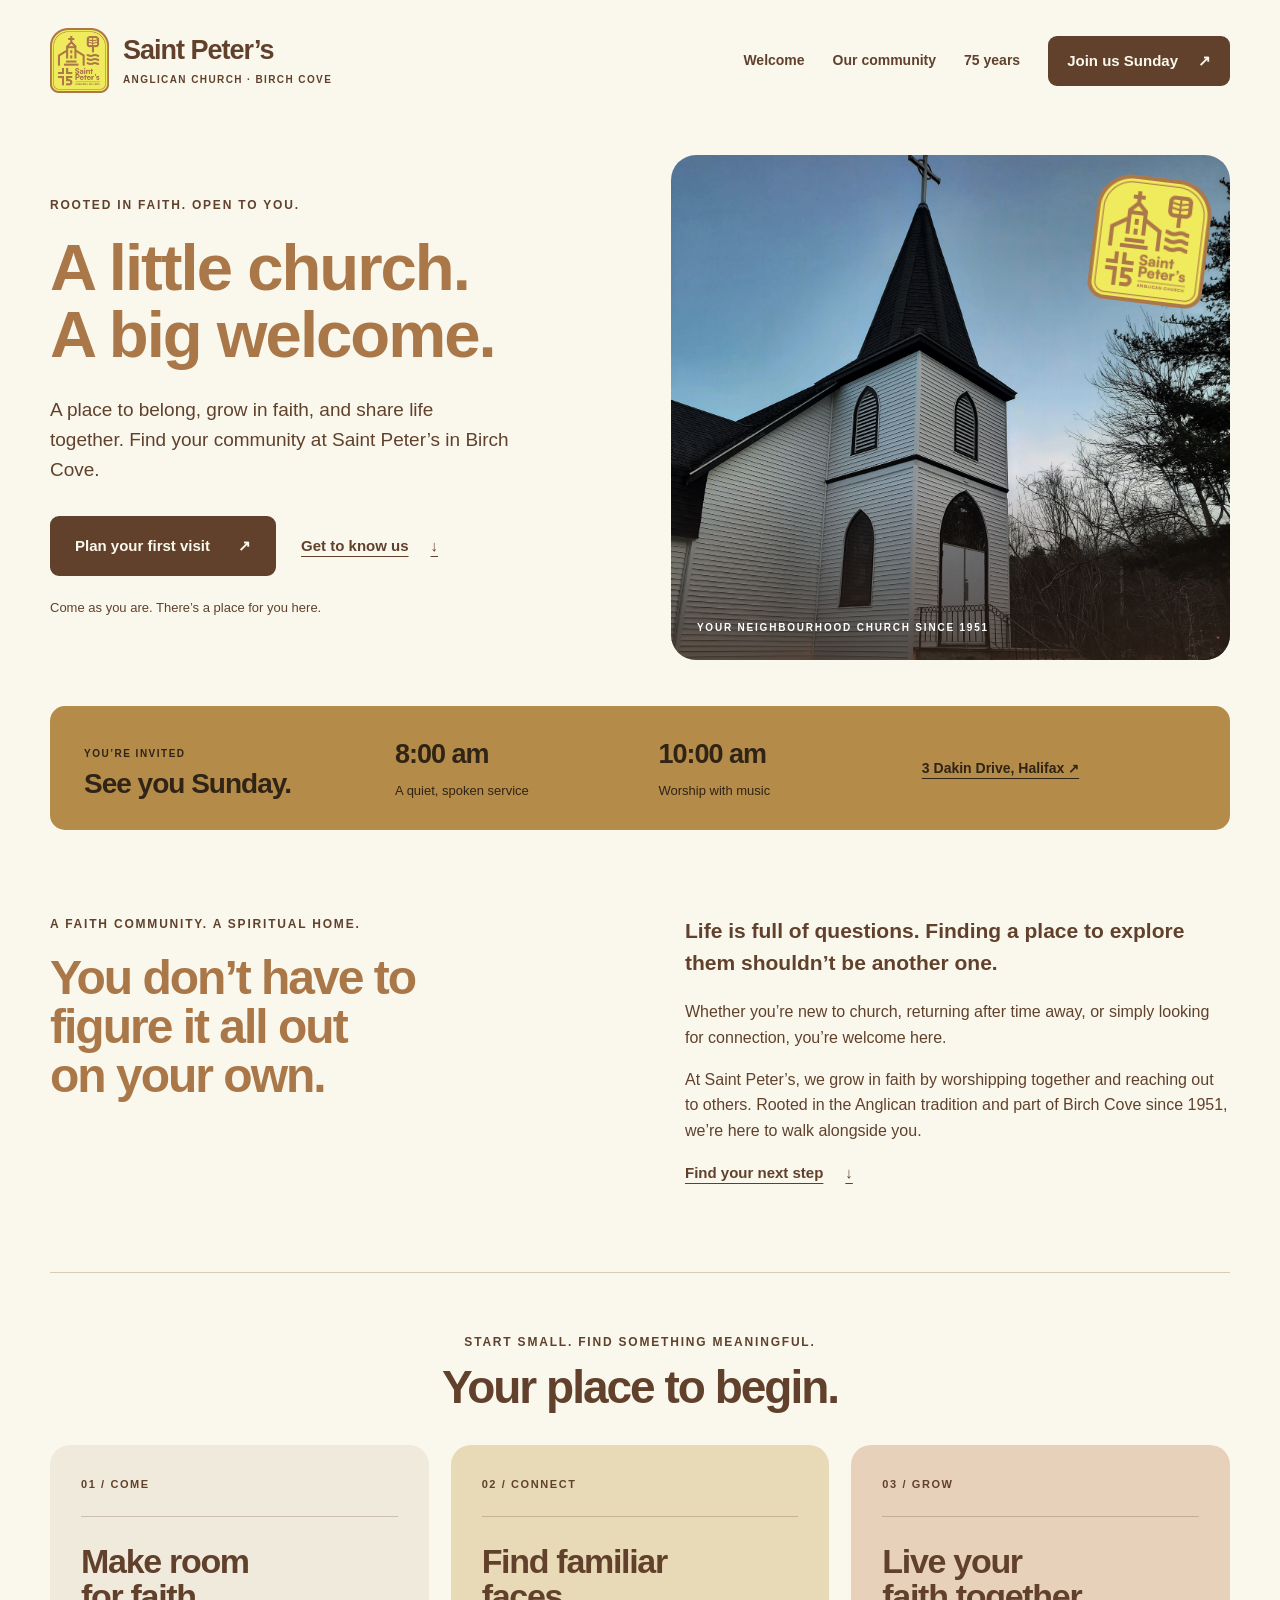
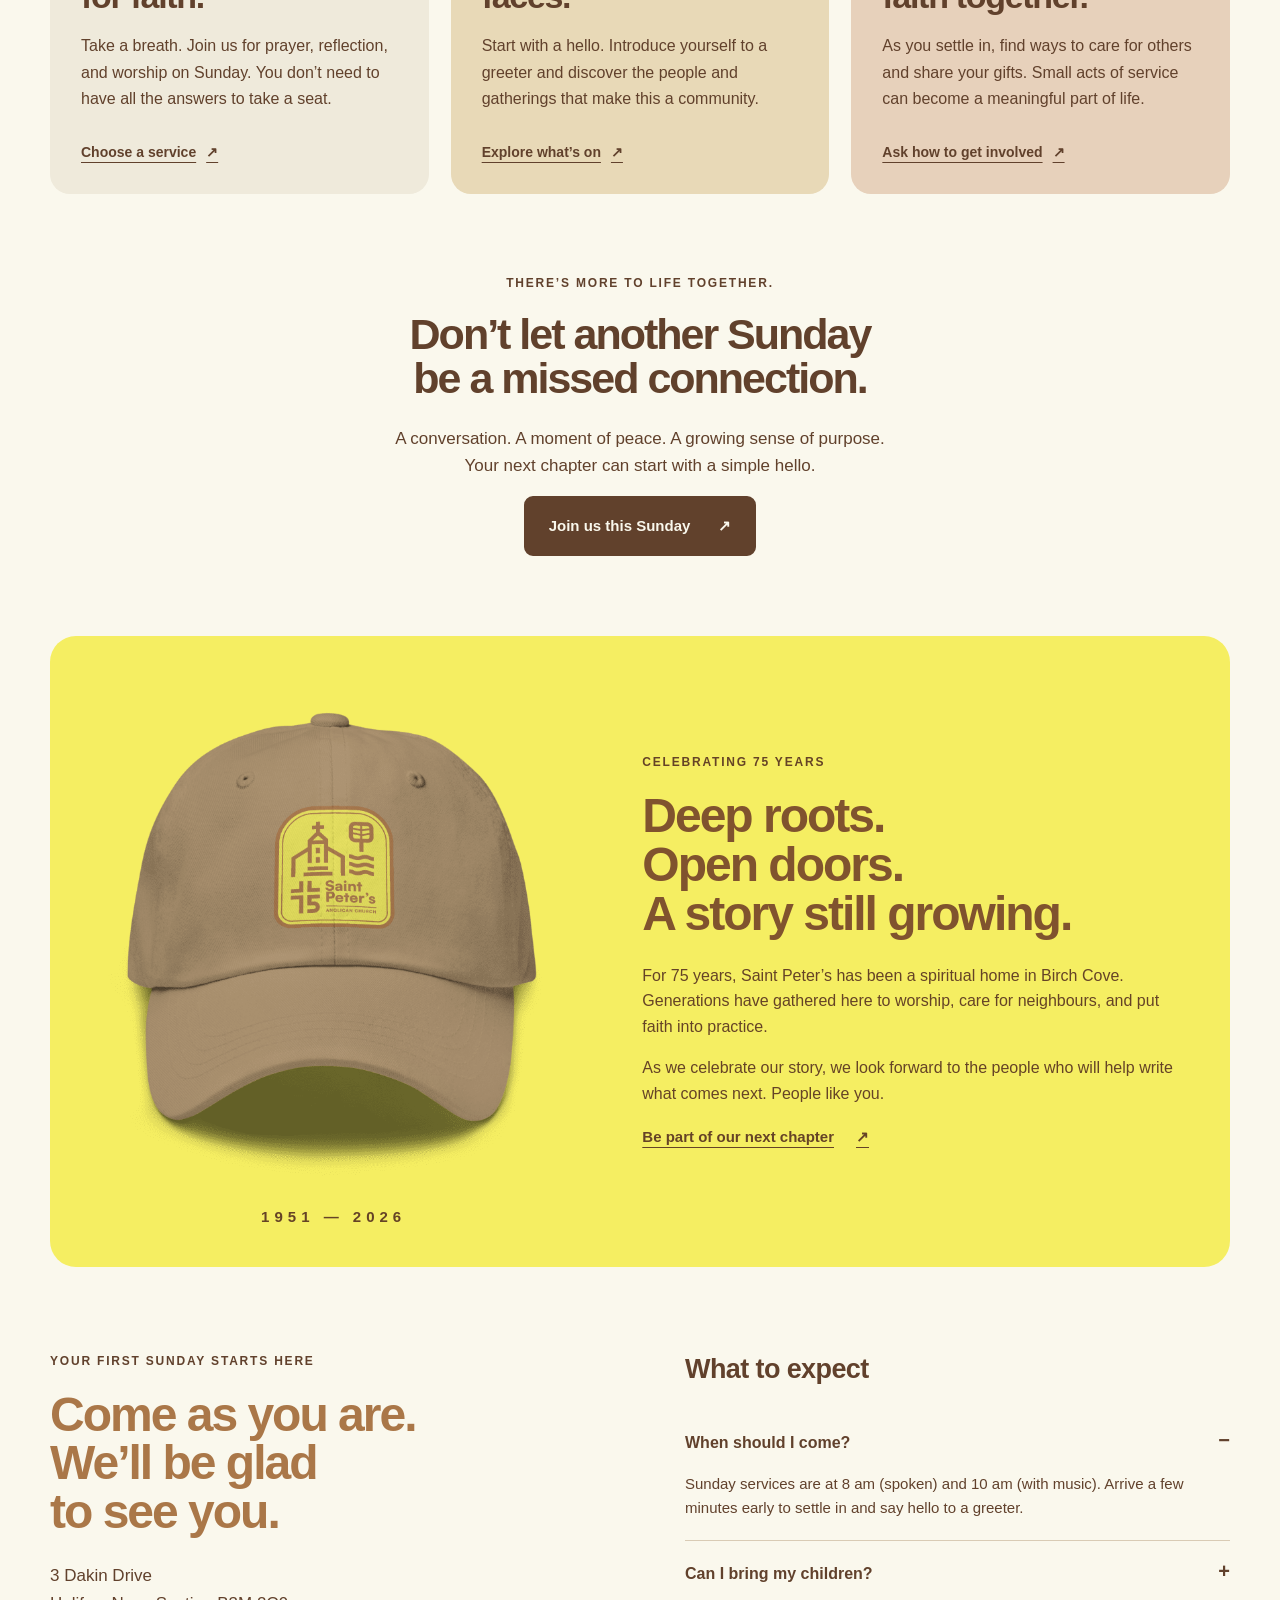
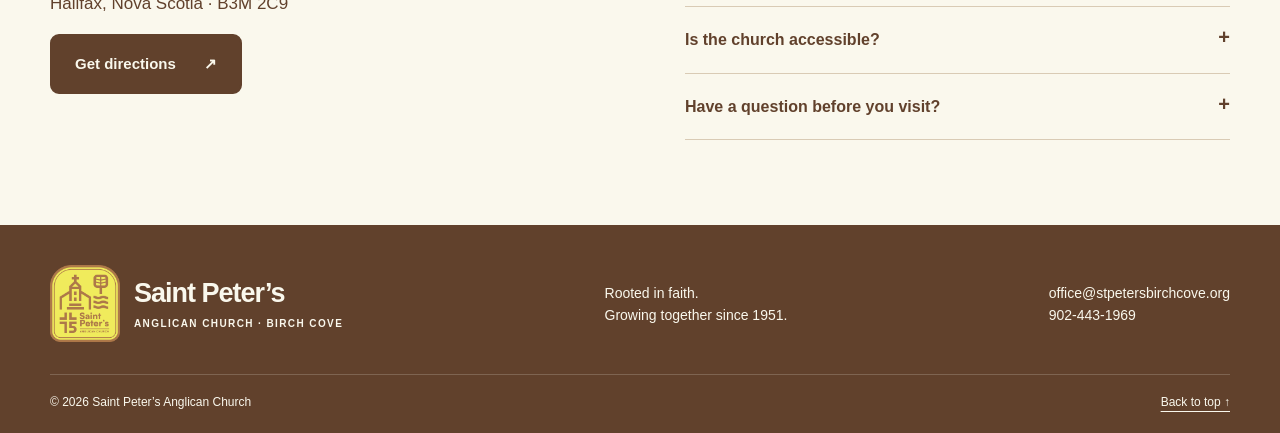
<file: st-peters/index.html>
<!doctype html>
<html lang="en">
<head>
<meta charset="utf-8"><meta name="viewport" content="width=device-width, initial-scale=1">
<title>Saint Peter’s Anglican Church · A place to belong in Birch Cove</title>
<meta name="description" content="Find community, explore faith, and feel at home at Saint Peter’s Anglican Church in Birch Cove, Halifax. Sunday worship at 8 am and 10 am.">
<link rel="icon" href="assets/badge.png"><link rel="stylesheet" href="styles.css"><script src="script.js" defer></script>
</head>
<body>
<a class="skip" href="#main">Skip to content</a>
<header class="header wrap">
<a class="brand" href="#" aria-label="Saint Peter’s home"><img src="assets/badge.png" alt="" width="59" height="65"><span>Saint Peter’s<small>ANGLICAN CHURCH · BIRCH COVE</small></span></a>
<button class="menu-toggle" aria-expanded="false" aria-controls="navigation" hidden>Menu</button>
<nav id="navigation" aria-label="Main navigation"><a href="#welcome">Welcome</a><a href="#community">Our community</a><a href="#story">75 years</a><a class="button small" href="#visit">Join us Sunday <span aria-hidden="true">↗</span></a></nav>
</header>
<main id="main">
<section class="hero wrap" aria-labelledby="hero-title">
<div class="hero-copy"><p class="eyebrow">ROOTED IN FAITH. OPEN TO YOU.</p><h1 id="hero-title">A little church.<br>A big welcome.</h1><p>A place to belong, grow in faith, and share life together. Find your community at Saint Peter’s in Birch Cove.</p><div class="actions"><a class="button" href="#visit">Plan your first visit <span aria-hidden="true">↗</span></a><a class="text-link" href="#welcome">Get to know us <span aria-hidden="true">↓</span></a></div><p class="hero-note">Come as you are. There’s a place for you here.</p></div>
<div class="hero-photo"><img src="assets/church.jpg" alt="Saint Peter’s white wooden church and steeple in Birch Cove" width="3000" height="3999" fetchpriority="high"><img class="hero-badge" src="assets/badge.png" alt="Saint Peter’s 75th anniversary badge" width="1855" height="2048"><span class="photo-label">YOUR NEIGHBOURHOOD CHURCH SINCE 1951</span></div>
</section>
<section class="worship-band wrap" aria-label="Sunday worship"><div><span class="eyebrow">YOU’RE INVITED</span><h2>See you Sunday.</h2></div><div><strong>8:00 am</strong><span>A quiet, spoken service</span></div><div><strong>10:00 am</strong><span>Worship with music</span></div><a href="#visit">3 Dakin Drive, Halifax <span aria-hidden="true">↗</span></a></section>
<section id="welcome" class="welcome wrap section"><div><p class="eyebrow">A FAITH COMMUNITY. A SPIRITUAL HOME.</p><h2>You don’t have to<br>figure it all out<br>on your own.</h2></div><div class="welcome-copy"><p class="lead">Life is full of questions. Finding a place to explore them shouldn’t be another one.</p><p>Whether you’re new to church, returning after time away, or simply looking for connection, you’re welcome here.</p><p>At Saint Peter’s, we grow in faith by worshipping together and reaching out to others. Rooted in the Anglican tradition and part of Birch Cove since 1951, we’re here to walk alongside you.</p><a class="text-link" href="#community">Find your next step <span aria-hidden="true">↓</span></a></div></section>
<section id="community" class="wrap community section"><div class="section-heading"><p class="eyebrow">START SMALL. FIND SOMETHING MEANINGFUL.</p><h2>Your place to begin.</h2></div><div class="cards">
<article class="feature"><span class="step">01 / COME</span><h3>Make room<br>for faith.</h3><p>Take a breath. Join us for prayer, reflection, and worship on Sunday. You don’t need to have all the answers to take a seat.</p><a class="text-link" href="#visit">Choose a service <span aria-hidden="true">↗</span></a></article>
<article class="feature"><span class="step">02 / CONNECT</span><h3>Find familiar<br>faces.</h3><p>Start with a hello. Introduce yourself to a greeter and discover the people and gatherings that make this a community.</p><a class="text-link" href="https://www.stpetersbirchcove.org/events">Explore what’s on <span aria-hidden="true">↗</span></a></article>
<article class="feature"><span class="step">03 / GROW</span><h3>Live your<br>faith together.</h3><p>As you settle in, find ways to care for others and share your gifts. Small acts of service can become a meaningful part of life.</p><a class="text-link" href="mailto:office@stpetersbirchcove.org?subject=Getting%20involved%20at%20Saint%20Peter%27s">Ask how to get involved <span aria-hidden="true">↗</span></a></article>
</div></section>
<section class="invitation wrap"><p class="eyebrow">THERE’S MORE TO LIFE TOGETHER.</p><h2>Don’t let another Sunday<br>be a missed connection.</h2><p>A conversation. A moment of peace. A growing sense of purpose.<br>Your next chapter can start with a simple hello.</p><a class="button" href="#visit">Join us this Sunday <span aria-hidden="true">↗</span></a></section>
<section id="story" class="anniversary wrap"><div class="anniversary-art"><img src="assets/anniversary-cap.png" alt="Anniversary cap featuring the original Saint Peter’s badge design" width="800" height="800"><span>1951 — 2026</span></div><div class="anniversary-copy"><p class="eyebrow">CELEBRATING 75 YEARS</p><h2>Deep roots.<br>Open doors.<br>A story still growing.</h2><p>For 75 years, Saint Peter’s has been a spiritual home in Birch Cove. Generations have gathered here to worship, care for neighbours, and put faith into practice.</p><p>As we celebrate our story, we look forward to the people who will help write what comes next. People like you.</p><a class="text-link" href="#visit">Be part of our next chapter <span aria-hidden="true">↗</span></a></div></section>
<section id="visit" class="visit wrap section"><div><p class="eyebrow">YOUR FIRST SUNDAY STARTS HERE</p><h2>Come as you are.<br>We’ll be glad<br>to see you.</h2><p>3 Dakin Drive<br>Halifax, Nova Scotia · B3M 2C9</p><a class="button" href="https://www.google.com/maps/search/?api=1&amp;query=St+Peters+Anglican+Church+3+Dakin+Drive+Halifax">Get directions <span aria-hidden="true">↗</span></a></div><div class="visit-details"><h3>What to expect</h3><details open><summary>When should I come?</summary><p>Sunday services are at 8 am (spoken) and 10 am (with music). Arrive a few minutes early to settle in and say hello to a greeter.</p></details><details><summary>Can I bring my children?</summary><p>Yes. A nursery is available on Sundays for children to play during the service. Ask a greeter to help you find it.</p></details><details><summary>Is the church accessible?</summary><p>The church is wheelchair accessible. If you would like communion brought to your seat, please let a greeter know.</p></details><details><summary>Have a question before you visit?</summary><p>Call <a href="tel:+19024431969">902-443-1969</a> or email <a href="mailto:office@stpetersbirchcove.org">office@stpetersbirchcove.org</a>. Office hours are Wednesday and Thursday, 8:30 am–3 pm.</p></details></div></section>
</main>
<footer><div class="wrap footer-top"><a class="brand" href="#"><img src="assets/badge.png" alt="" width="70" height="77"><span>Saint Peter’s<small>ANGLICAN CHURCH · BIRCH COVE</small></span></a><p>Rooted in faith.<br>Growing together since 1951.</p><div><a href="mailto:office@stpetersbirchcove.org">office@stpetersbirchcove.org</a><br><a href="tel:+19024431969">902-443-1969</a></div></div><div class="wrap footer-bottom"><span>© 2026 Saint Peter’s Anglican Church</span><a href="#main">Back to top ↑</a></div></footer>
</body></html>
</file>
<file: st-peters/styles.css>
:root{--cream:#faf8ed;--brown:#aa7748;--ink:#61412c;--mustard:#b48b48;--yellow:#f5ee62;--pale:#efeadb;--line:#d9cbb5}*{box-sizing:border-box}html{scroll-behavior:smooth;scroll-padding-top:24px}body{margin:0;background:var(--cream);color:var(--ink);font-family:Arial,Helvetica,sans-serif;font-size:17px;line-height:1.6}a{color:inherit;text-underline-offset:5px}img{max-width:100%;display:block}button{font:inherit}.wrap{width:min(1180px,calc(100% - 80px));margin-inline:auto}.header{display:flex;align-items:center;justify-content:space-between;gap:24px;padding-block:28px}.brand{display:flex;gap:14px;align-items:center;text-decoration:none;font-weight:800;font-size:27px;line-height:1.1;letter-spacing:-1px}.brand img{object-fit:contain;flex-shrink:0}.brand small{display:block;font-size:10px;letter-spacing:1.4px;margin-top:9px}nav{display:flex;align-items:center;gap:28px;font-size:14px;font-weight:700}nav>a{text-decoration:none}.button{display:inline-flex;align-items:center;justify-content:center;gap:28px;background:var(--ink);color:var(--cream);padding:16px 23px;border:2px solid var(--ink);border-radius:9px;text-decoration:none;font-size:15px;font-weight:700;transition:background .2s,transform .2s}.button:hover{background:#805a38;transform:translateY(-2px)}.small{padding:11px 17px;gap:20px}.hero{display:grid;grid-template-columns:1.03fr 1fr;gap:45px;padding-block:34px 46px;align-items:center}.eyebrow{font-size:12px;font-weight:800;letter-spacing:1.8px;line-height:1.5;margin:0 0 21px}h1,h2,h3,p{margin-top:0}h1,h2,h3{font-weight:800;letter-spacing:-2px;line-height:1.02}h1{font-size:clamp(48px,5.1vw,70px);color:var(--brown);margin-bottom:26px}.hero-copy>p:not(.eyebrow):not(.hero-note){max-width:460px;font-size:19px;line-height:1.6}.actions{display:flex;align-items:center;gap:25px;margin-top:30px}.text-link{display:inline-flex;align-items:center;gap:22px;font-weight:700;font-size:15px}.hero-note{font-size:13px;margin-top:22px;margin-bottom:0}.hero-photo{position:relative;height:505px;border-radius:25px;isolation:isolate}.hero-photo>img:first-child{width:100%;height:100%;object-fit:cover;object-position:50% 15%;border-radius:25px}.hero-photo:after{content:"";position:absolute;inset:65% 0 0;background:linear-gradient(transparent,#34251cb3);border-radius:0 0 25px 25px;z-index:0}.hero-badge{position:absolute;top:22px;right:22px;width:115px;height:auto;transform:rotate(7deg);z-index:1}.photo-label{position:absolute;bottom:24px;left:26px;color:white;font-size:10px;letter-spacing:1.8px;font-weight:bold;z-index:1}.worship-band{display:grid;grid-template-columns:1.2fr 1fr 1fr 1.15fr;gap:25px;align-items:center;background:var(--mustard);border-radius:15px;color:#302417;padding:27px 34px}.worship-band h2{font-size:28px;letter-spacing:-1px;margin:5px 0 0}.worship-band .eyebrow{font-size:10px;letter-spacing:1.5px}.worship-band strong{display:block;font-size:27px;letter-spacing:-1px}.worship-band span:not(.eyebrow){font-size:13px}.worship-band>a{font-size:14px;font-weight:bold}.section{padding-block:85px}.welcome{display:grid;grid-template-columns:1fr 1fr;gap:90px}.welcome h2,.visit h2{font-size:48px;color:var(--brown);margin:0}.welcome-copy p{font-size:16px}.welcome-copy .lead{font-size:21px;font-weight:600;line-height:1.5}.community{border-top:1px solid var(--line);padding-top:60px;padding-bottom:70px}.section-heading{text-align:center;margin-bottom:35px}.section-heading .eyebrow{margin-bottom:13px}h2{font-size:46px;margin-bottom:24px}.cards{display:grid;grid-template-columns:repeat(3,1fr);gap:22px}.feature{background:var(--pale);border-radius:20px;padding:31px;display:flex;flex-direction:column}.feature:nth-child(2){background:#e8d9b7}.feature:nth-child(3){background:#e7d1bb}.step{font-size:11px;letter-spacing:1.6px;font-weight:800;border-bottom:1px solid #61412c40;padding-bottom:22px;margin-bottom:27px}.feature h3{font-size:34px;letter-spacing:-1.3px;margin-bottom:20px}.feature p{font-size:16px;line-height:1.65;margin-bottom:28px}.feature a{margin-top:auto;font-size:14px;gap:10px}.invitation{text-align:center;padding:10px 20px 80px}.invitation h2{font-size:43px}.invitation p:not(.eyebrow){font-size:17px}.anniversary{display:grid;grid-template-columns:1fr 1.08fr;border-radius:26px;background:var(--yellow);overflow:hidden;align-items:center;color:#654326}.anniversary-art{padding:30px 15px 36px;text-align:center}.anniversary-art img{width:100%;height:auto;}.anniversary-art span{font-size:15px;letter-spacing:5px;font-weight:bold}.anniversary-copy{padding:50px 48px 50px 25px}.anniversary h2{font-size:48px;color:#80532e}.anniversary p:not(.eyebrow){font-size:16px}.visit{display:grid;grid-template-columns:1fr 1fr;gap:90px}.visit>div>p:not(.eyebrow){margin-top:25px}.visit-details{padding-top:4px}.visit-details h3{font-size:27px;letter-spacing:-.6px}details{border-bottom:1px solid var(--line);padding:20px 0}summary{cursor:pointer;font-size:16px;font-weight:700;list-style:none;display:flex;justify-content:space-between;gap:15px}summary::-webkit-details-marker{display:none}summary:after{content:"+";font-size:20px;line-height:1}details[open] summary:after{content:"−"}details p{font-size:15px;margin:16px 0 0}details a{overflow-wrap:anywhere}footer{background:var(--ink);color:var(--cream);padding:40px 0 20px}.footer-top{display:flex;align-items:center;justify-content:space-between;gap:30px;padding-bottom:32px}.footer-top p,.footer-top>div{font-size:14px;margin:0}.footer-top>div a{text-decoration:none}.footer-bottom{border-top:1px solid #faf8ed30;display:flex;justify-content:space-between;gap:20px;padding-top:18px;font-size:12px}.skip{position:absolute;left:20px;top:-100px;background:var(--yellow);padding:14px;z-index:5}.skip:focus{top:10px}:focus-visible{outline:3px solid #86601e;outline-offset:5px}footer :focus-visible{outline-color:var(--yellow)}.menu-toggle{background:transparent;border:1px solid var(--ink);border-radius:7px;padding:7px 12px;color:var(--ink)}
@media(max-width:1000px){.wrap{width:calc(100% - 48px)}.header{flex-wrap:wrap}nav{gap:20px}.brand{font-size:24px}.hero{gap:25px}.hero-photo{height:470px}.actions{align-items:flex-start;flex-direction:column;gap:18px}.worship-band{grid-template-columns:1fr 1fr;padding:25px}.welcome,.visit{gap:40px}.feature{padding:24px}.feature h3{font-size:29px}.anniversary h2{font-size:39px}.footer-top{flex-wrap:wrap}}
@media(max-width:680px){.wrap{width:calc(100% - 36px)}.header{padding-block:18px;position:relative;gap:14px}.brand{font-size:23px}.brand img{width:45px;height:auto}.brand small{font-size:8px;letter-spacing:1px}.menu-toggle:not([hidden]){display:block}nav{width:100%;flex-wrap:wrap;gap:15px;padding:12px 0}nav[data-collapsed="true"]{display:none}.hero{grid-template-columns:1fr;padding-top:24px;gap:30px}.hero h1{font-size:56px;letter-spacing:-2.5px}.hero-copy>p:not(.eyebrow):not(.hero-note){font-size:18px}.actions{flex-direction:row;align-items:center;gap:20px;flex-wrap:wrap}.hero-photo{height:410px}.hero-badge{width:95px}.worship-band{gap:22px;padding:24px}.worship-band>div:first-child{grid-column:1/-1}.worship-band>a{grid-column:1/-1}.section{padding-block:58px}.welcome,.visit{grid-template-columns:1fr;gap:28px}.welcome h2,.visit h2{font-size:42px}.welcome h2 br{display:none}.cards{grid-template-columns:1fr;gap:16px}.feature{padding:28px}.feature h3{font-size:34px}.feature h3 br{display:none}.step{padding-bottom:15px;margin-bottom:22px}.feature p{margin-bottom:20px}.section-heading{text-align:left}h2{font-size:39px}.invitation{padding:10px 0 55px}.invitation h2{font-size:36px}.invitation h2 br,.invitation p br{display:none}.anniversary{grid-template-columns:1fr}.anniversary-art{padding:12px 35px 20px}.anniversary-art img{max-width:330px;margin:auto}.anniversary-copy{padding:20px 28px 36px}.anniversary h2{font-size:40px}.footer-top{align-items:flex-start;flex-direction:column;gap:25px}.footer-bottom{font-size:11px}.photo-label{font-size:9px;left:18px}.eyebrow{font-size:11px} }
@media(prefers-reduced-motion:reduce){html{scroll-behavior:auto}*{transition:none!important}}
</file>
